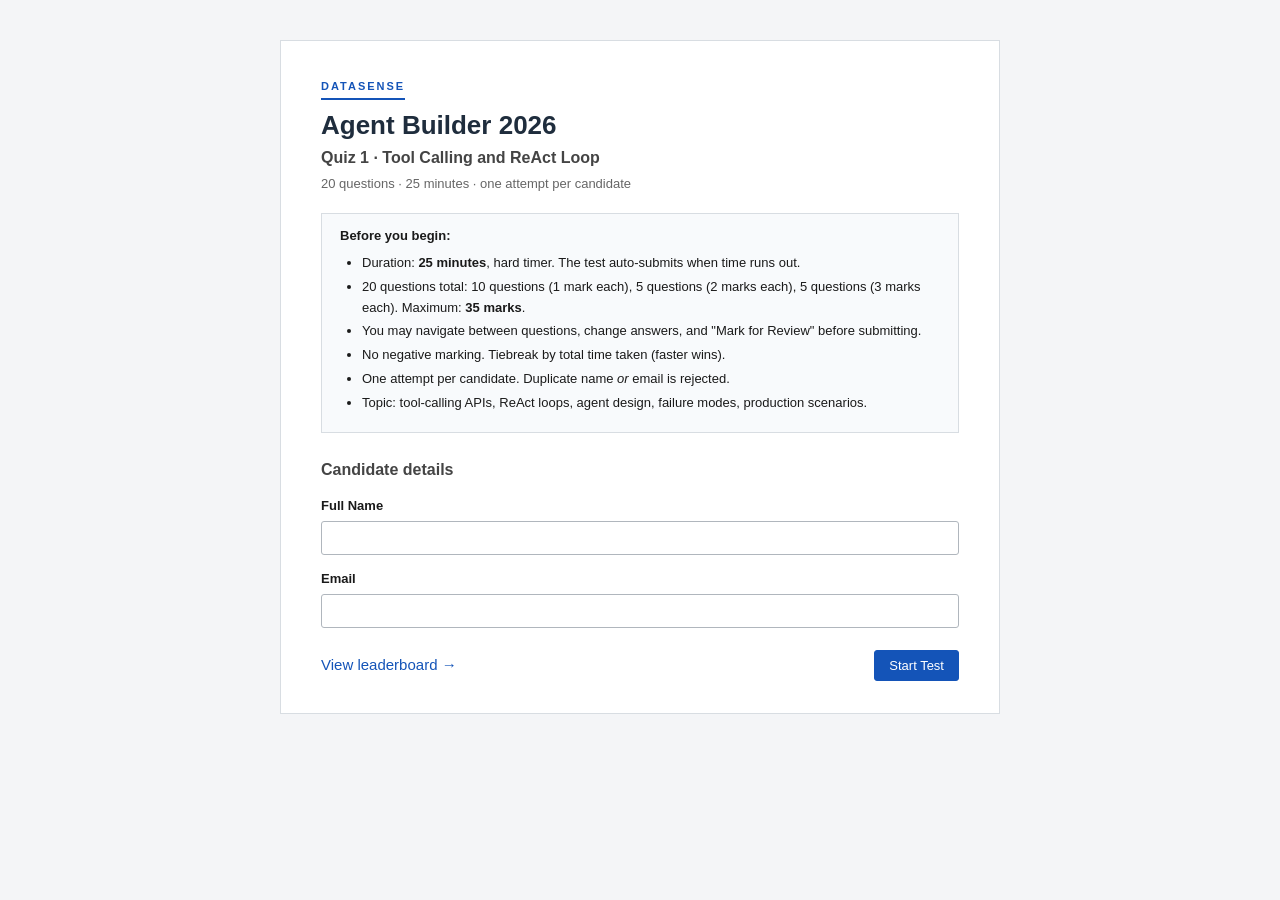
<file: static/index.html>
<!doctype html>
<html lang="en">
<head>
<meta charset="utf-8">
<title>DataSense Agent Builder 2026: Quiz 1</title>
<link rel="stylesheet" href="/static/style.css">
<meta name="viewport" content="width=device-width, initial-scale=1">
</head>
<body>

<div class="page">
    <div class="brand-mark">DataSense</div>
    <div class="brand-course">Agent Builder 2026</div>
    <div class="brand-quiz">Quiz 1 · Tool Calling and ReAct Loop</div>
    <div class="brand-meta">20 questions · 25 minutes · one attempt per candidate</div>

    <div class="rules">
        <strong>Before you begin:</strong>
        <ul>
            <li>Duration: <b>25 minutes</b>, hard timer. The test auto-submits when time runs out.</li>
            <li>20 questions total: 10 questions (1 mark each), 5 questions (2 marks each), 5 questions (3 marks each). Maximum: <b>35 marks</b>.</li>
            <li>You may navigate between questions, change answers, and "Mark for Review" before submitting.</li>
            <li>No negative marking. Tiebreak by total time taken (faster wins).</li>
            <li>One attempt per candidate. Duplicate name <em>or</em> email is rejected.</li>
            <li>Topic: tool-calling APIs, ReAct loops, agent design, failure modes, production scenarios.</li>
        </ul>
    </div>

    <h2>Candidate details</h2>
    <form id="start-form">
        <div class="form-row">
            <label for="name">Full Name</label>
            <input id="name" name="name" type="text" autocomplete="name" required minlength="2" maxlength="80">
        </div>
        <div class="form-row">
            <label for="email">Email</label>
            <input id="email" name="email" type="email" autocomplete="email" required maxlength="120">
        </div>

        <div id="error" class="error" style="display:none"></div>

        <div style="display: flex; justify-content: space-between; align-items: center; margin-top: 22px;">
            <a href="/leaderboard">View leaderboard →</a>
            <button class="primary" type="submit" id="start-btn">Start Test</button>
        </div>
    </form>
</div>

<script>
const form = document.getElementById("start-form");
const errBox = document.getElementById("error");
const btn = document.getElementById("start-btn");

form.addEventListener("submit", async (e) => {
    e.preventDefault();
    errBox.style.display = "none";
    btn.disabled = true;
    btn.textContent = "Starting…";

    const name = document.getElementById("name").value.trim();
    const email = document.getElementById("email").value.trim();

    try {
        const res = await fetch("/api/start", {
            method: "POST",
            headers: {"Content-Type": "application/json"},
            body: JSON.stringify({name, email}),
        });
        const data = await res.json();
        if (!res.ok) {
            const msg = data.detail || "Could not start test.";
            throw new Error(msg);
        }
        // stash payload for the test page (so we don't need to re-fetch)
        sessionStorage.setItem("attempt", JSON.stringify(data));
        window.location.href = `/test/${data.attempt_id}`;
    } catch (err) {
        errBox.textContent = err.message || String(err);
        errBox.style.display = "block";
        btn.disabled = false;
        btn.textContent = "Start Test";
    }
});
</script>

</body>
</html>
</file>
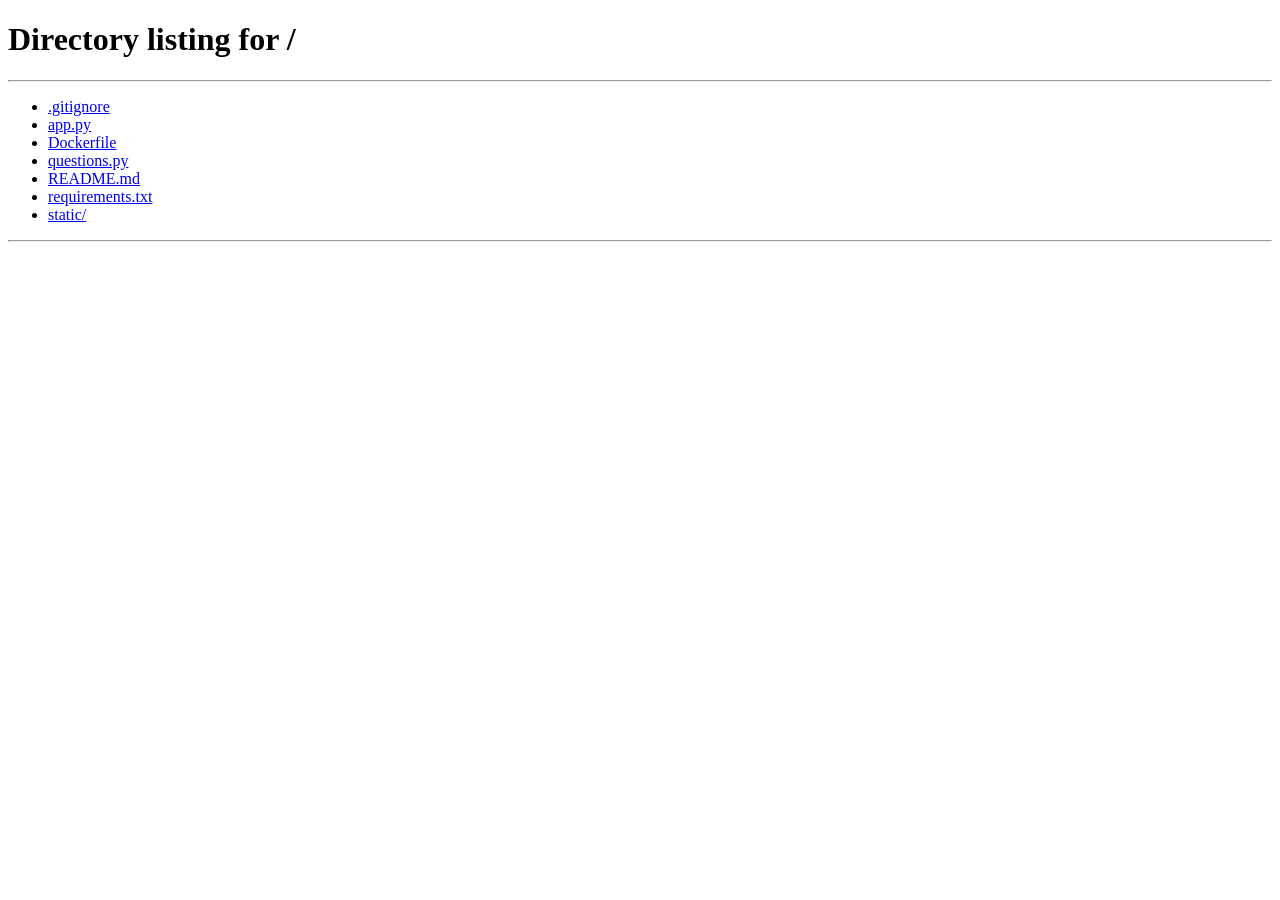
<file: static/test.html>
<!doctype html>
<html lang="en">
<head>
<meta charset="utf-8">
<title>DataSense Agent Builder 2026: Quiz 1</title>
<link rel="stylesheet" href="/static/style.css">
<meta name="viewport" content="width=device-width, initial-scale=1">
</head>
<body class="test-mode">

<div class="topbar">
    <div class="topbar-brand">
        <div class="brand-mark">DataSense</div>
        <div class="brand-line">Agent Builder 2026 · Quiz 1: Tool Calling &amp; ReAct Loop</div>
    </div>
    <div class="candidate" id="candidate-label">...</div>
    <div class="timer" id="timer">25:00</div>
</div>

<div class="testlayout">
    <main class="qpanel">
      <div class="qpanel-inner">
        <div class="qheader">
            <div class="qnum" id="qnum">Question 1 of 20</div>
            <div class="qmeta" id="qmeta">1 mark</div>
        </div>
        <div class="qstem" id="qstem"></div>
        <ul class="options" id="options"></ul>
      </div>
    </main>

    <aside class="palette">
        <h3>Question Palette</h3>
        <div class="legend">
            <div><span class="swatch sw-answered"></span> Answered</div>
            <div><span class="swatch sw-unanswered"></span> Not answered</div>
            <div><span class="swatch sw-marked"></span> Marked for review</div>
            <div><span class="swatch sw-current"></span> Current</div>
        </div>
        <div class="palette-grid" id="palette-grid"></div>
        <div class="summary" id="summary"></div>
    </aside>
</div>

<div class="footerbar">
    <div class="left">
        <button id="prev-btn">← Previous</button>
        <button id="mark-btn">Mark for Review</button>
        <button id="clear-btn">Clear Response</button>
    </div>
    <div class="right">
        <button id="next-btn" class="primary">Save &amp; Next →</button>
        <button id="submit-btn" class="danger">Submit Test</button>
    </div>
</div>

<!-- submit-confirm modal -->
<div class="modal-overlay" id="confirm-modal" style="display:none">
    <div class="modal">
        <h2>Submit Test?</h2>
        <p id="confirm-text"></p>
        <div class="actions">
            <button id="confirm-cancel">Cancel</button>
            <button id="confirm-yes" class="primary">Yes, Submit</button>
        </div>
    </div>
</div>

<script>
// -------------------------------------------------------------------------
// State

let attempt = null;        // {attempt_id, started_at, duration_sec, questions, name}
let answers = {};          // {qid: 'A'|'B'|'C'|'D'}
let marked = new Set();    // qids marked for review
let currentIdx = 0;
let submitting = false;
let timerHandle = null;

// -------------------------------------------------------------------------
// Init

(function init() {
    const stashed = sessionStorage.getItem("attempt");
    if (!stashed) {
        alert("No active test session. Returning to start page.");
        window.location.href = "/";
        return;
    }
    attempt = JSON.parse(stashed);
    document.getElementById("candidate-label").textContent = attempt.name;

    renderPalette();
    showQuestion(0);
    startTimer();
    bindButtons();

    // Warn before unload
    window.addEventListener("beforeunload", (e) => {
        if (!submitting) {
            e.preventDefault();
            e.returnValue = "";
        }
    });
})();

// -------------------------------------------------------------------------
// Timer

function startTimer() {
    const tick = () => {
        const elapsed = (Date.now() / 1000) - attempt.started_at;
        const remaining = Math.max(0, Math.floor(attempt.duration_sec - elapsed));
        const mm = String(Math.floor(remaining / 60)).padStart(2, "0");
        const ss = String(remaining % 60).padStart(2, "0");
        const t = document.getElementById("timer");
        t.textContent = `${mm}:${ss}`;
        t.classList.toggle("warning", remaining <= 120 && remaining > 30);
        t.classList.toggle("critical", remaining <= 30);
        if (remaining <= 0) {
            clearInterval(timerHandle);
            autoSubmit();
        }
    };
    tick();
    timerHandle = setInterval(tick, 1000);
}

// -------------------------------------------------------------------------
// Rendering

function showQuestion(idx) {
    if (idx < 0 || idx >= attempt.questions.length) return;
    currentIdx = idx;
    const q = attempt.questions[idx];

    document.getElementById("qnum").textContent = `Question ${idx + 1} of ${attempt.questions.length}`;
    const meta = document.getElementById("qmeta");
    meta.textContent = `${q.marks} mark${q.marks > 1 ? "s" : ""}`;
    meta.className = "qmeta";

    document.getElementById("qstem").innerHTML = q.stem_html;

    const ul = document.getElementById("options");
    ul.innerHTML = "";
    for (const opt of q.options) {
        const li = document.createElement("li");
        li.className = "option" + (answers[q.id] === opt.key ? " selected" : "");
        li.dataset.key = opt.key;
        li.innerHTML = `
            <input type="radio" name="q${q.id}" value="${opt.key}" ${answers[q.id] === opt.key ? "checked" : ""}>
            <span class="opt-key">${opt.key}.</span>
            <span class="opt-text">${opt.html}</span>
        `;
        li.addEventListener("click", () => selectOption(q.id, opt.key));
        ul.appendChild(li);
    }

    // mark button toggle label
    document.getElementById("mark-btn").textContent =
        marked.has(q.id) ? "Unmark Review" : "Mark for Review";

    // prev/next states
    document.getElementById("prev-btn").disabled = (idx === 0);
    const isLast = (idx === attempt.questions.length - 1);
    document.getElementById("next-btn").style.visibility = isLast ? "hidden" : "visible";

    renderPalette();
    updateSummary();
}

function selectOption(qid, key) {
    answers[qid] = key;
    // refresh option visual state
    document.querySelectorAll(".option").forEach(li => {
        li.classList.toggle("selected", li.dataset.key === key);
        const inp = li.querySelector("input");
        inp.checked = (li.dataset.key === key);
    });
    renderPalette();
    updateSummary();
}

function renderPalette() {
    const grid = document.getElementById("palette-grid");
    grid.innerHTML = "";
    attempt.questions.forEach((q, i) => {
        const cell = document.createElement("div");
        cell.className = "pcell";
        if (answers[q.id]) cell.classList.add("answered");
        if (marked.has(q.id)) cell.classList.add("marked");
        if (i === currentIdx) cell.classList.add("current");
        cell.textContent = (i + 1);
        cell.addEventListener("click", () => showQuestion(i));
        grid.appendChild(cell);
    });
}

function updateSummary() {
    const answered = Object.keys(answers).length;
    const total = attempt.questions.length;
    const markedN = marked.size;
    document.getElementById("summary").innerHTML = `
        <div><span>Answered</span><b>${answered} / ${total}</b></div>
        <div><span>Marked</span><b>${markedN}</b></div>
        <div><span>Not answered</span><b>${total - answered}</b></div>
    `;
}

// -------------------------------------------------------------------------
// Buttons

function bindButtons() {
    document.getElementById("prev-btn").addEventListener("click", () => showQuestion(currentIdx - 1));
    document.getElementById("next-btn").addEventListener("click", () => showQuestion(currentIdx + 1));
    document.getElementById("mark-btn").addEventListener("click", () => {
        const qid = attempt.questions[currentIdx].id;
        if (marked.has(qid)) marked.delete(qid); else marked.add(qid);
        showQuestion(currentIdx);
    });
    document.getElementById("clear-btn").addEventListener("click", () => {
        const qid = attempt.questions[currentIdx].id;
        delete answers[qid];
        showQuestion(currentIdx);
    });
    document.getElementById("submit-btn").addEventListener("click", openConfirm);

    document.getElementById("confirm-cancel").addEventListener("click", closeConfirm);
    document.getElementById("confirm-yes").addEventListener("click", submit);

    // keyboard: 1-4 for A-D, arrow keys for nav
    document.addEventListener("keydown", (e) => {
        if (e.target.tagName === "INPUT" || e.target.tagName === "TEXTAREA") return;
        const qid = attempt.questions[currentIdx].id;
        const map = { "1": "A", "2": "B", "3": "C", "4": "D",
                      "a": "A", "b": "B", "c": "C", "d": "D" };
        if (map[e.key.toLowerCase()]) {
            selectOption(qid, map[e.key.toLowerCase()]);
        } else if (e.key === "ArrowLeft") {
            showQuestion(currentIdx - 1);
        } else if (e.key === "ArrowRight") {
            showQuestion(currentIdx + 1);
        }
    });
}

// -------------------------------------------------------------------------
// Submit

function openConfirm() {
    const total = attempt.questions.length;
    const answered = Object.keys(answers).length;
    const unanswered = total - answered;
    document.getElementById("confirm-text").innerHTML =
        `You have answered <b>${answered}</b> of ${total}. ${unanswered} unanswered. ` +
        `Once submitted, you cannot change your answers. Continue?`;
    document.getElementById("confirm-modal").style.display = "flex";
}

function closeConfirm() {
    document.getElementById("confirm-modal").style.display = "none";
}

async function autoSubmit() {
    if (submitting) return;
    alert("Time's up. Submitting your test.");
    submit();
}

async function submit() {
    if (submitting) return;
    submitting = true;
    closeConfirm();
    document.getElementById("submit-btn").disabled = true;
    document.getElementById("submit-btn").textContent = "Submitting…";

    try {
        const payload = {
            attempt_id: attempt.attempt_id,
            answers: Object.fromEntries(Object.entries(answers).map(([k,v]) => [String(k), v])),
        };
        const res = await fetch("/api/submit", {
            method: "POST",
            headers: {"Content-Type": "application/json"},
            body: JSON.stringify(payload),
        });
        const data = await res.json();
        if (!res.ok) throw new Error(data.detail || "Submit failed");
        sessionStorage.removeItem("attempt");
        window.location.href = `/result/${attempt.attempt_id}`;
    } catch (err) {
        alert("Submit failed: " + (err.message || err));
        submitting = false;
        document.getElementById("submit-btn").disabled = false;
        document.getElementById("submit-btn").textContent = "Submit Test";
    }
}
</script>

</body>
</html>
</file>
<file: static/style.css>
/* ===========================================================
   DataSense Agent Builder 2026 — Quiz stylesheet
   Minimal, system fonts, high contrast. Print-friendly.
   =========================================================== */

/* Brand hierarchy: company / course / quiz */
.brand-mark {
    font-size: 11px;
    font-weight: 700;
    letter-spacing: 2px;
    color: #1454b8;
    text-transform: uppercase;
    border-bottom: 2px solid #1454b8;
    display: inline-block;
    padding-bottom: 2px;
    margin-bottom: 10px;
}
.brand-course {
    font-size: 26px;
    font-weight: 700;
    color: #1f2d3d;
    line-height: 1.2;
    margin: 0 0 4px 0;
}
.brand-quiz {
    font-size: 16px;
    font-weight: 600;
    color: #444;
    margin-bottom: 4px;
}
.brand-meta {
    font-size: 13px;
    color: #666;
    margin-bottom: 18px;
}

/* Topbar brand variant (compact, on dark) */
.topbar-brand {
    display: flex;
    align-items: baseline;
    gap: 14px;
}
.topbar-brand .brand-mark {
    color: #8fb6e8;
    border-bottom-color: #8fb6e8;
    margin: 0;
    padding-bottom: 1px;
    font-size: 10px;
}
.topbar-brand .brand-line {
    color: #fff;
    font-weight: 600;
    font-size: 14px;
}

/* Live indicator */
.live-pill {
    display: inline-flex;
    align-items: center;
    gap: 6px;
    background: #b8281a;
    color: #fff;
    font-size: 11px;
    font-weight: 700;
    letter-spacing: 1px;
    text-transform: uppercase;
    padding: 3px 10px;
    border-radius: 12px;
}
.live-pill::before {
    content: "";
    width: 7px; height: 7px;
    background: #fff;
    border-radius: 50%;
    animation: live-pulse 1.4s ease-in-out infinite;
}
@keyframes live-pulse {
    0%, 100% { opacity: 1; }
    50% { opacity: 0.35; }
}
.last-updated {
    font-size: 11px;
    color: #777;
    margin-left: 8px;
}

/* Projector view (full-screen leaderboard) */
body.projector {
    background: #0d1825;
    color: #f0f4f8;
    overflow: hidden;
}
.projector-page {
    padding: 32px 48px;
    height: 100vh;
    display: flex;
    flex-direction: column;
}
.projector-page h1 {
    font-size: 42px;
    margin: 0;
    color: #fff;
}
.projector-page .brand-course { color: #fff; font-size: 32px; }
.projector-page .brand-quiz { color: #b3c4d6; font-size: 20px; }
.projector-page .brand-mark { color: #8fb6e8; border-color: #8fb6e8; }
.projector-page .live-pill { font-size: 14px; padding: 6px 14px; }
.projector-page .last-updated { color: #b3c4d6; font-size: 14px; }
.projector-table {
    width: 100%;
    border-collapse: collapse;
    font-size: 22px;
    color: #f0f4f8;
    margin-top: 22px;
    flex: 1;
}
.projector-table thead th {
    background: #1f2d3d;
    color: #b3c4d6;
    font-size: 14px;
    letter-spacing: 1px;
    text-transform: uppercase;
    padding: 10px 18px;
    text-align: left;
    border-bottom: 2px solid #2d3f55;
}
.projector-table tbody td {
    padding: 12px 18px;
    border-bottom: 1px solid #1f2d3d;
}
.projector-table tbody tr.gold   { background: rgba(255, 215, 0, 0.12); }
.projector-table tbody tr.silver { background: rgba(192, 192, 192, 0.10); }
.projector-table tbody tr.bronze { background: rgba(205, 127, 50,  0.12); }
.projector-table tbody tr.flash  { background: rgba(70, 200, 100, 0.18); }
.projector-table .rank-cell {
    font-family: "SF Mono", "Monaco", "Consolas", monospace;
    font-weight: 700;
    width: 80px;
    text-align: center;
    font-size: 26px;
}
.projector-table .score-cell {
    font-family: "SF Mono", "Monaco", "Consolas", monospace;
    font-weight: 700;
    color: #4ade80;
}
.projector-empty {
    text-align: center;
    color: #b3c4d6;
    font-size: 22px;
    margin-top: 80px;
}

* { box-sizing: border-box; }

html, body {
    margin: 0;
    padding: 0;
    font-family: -apple-system, BlinkMacSystemFont, "Segoe UI", Roboto, Helvetica, Arial, sans-serif;
    background: #f4f5f7;
    color: #1a1a1a;
    font-size: 15px;
    line-height: 1.6;
}

a { color: #1454b8; text-decoration: none; }
a:hover { text-decoration: underline; }

button {
    font-family: inherit;
    font-size: 13px;
    cursor: pointer;
    border: 1px solid #b0b6bd;
    background: #fff;
    color: #1a1a1a;
    padding: 7px 14px;
    border-radius: 3px;
}
button:hover:not(:disabled) { background: #eef2f7; }
button:disabled { opacity: 0.5; cursor: not-allowed; }
button.primary {
    background: #1454b8;
    color: #fff;
    border-color: #1454b8;
}
button.primary:hover:not(:disabled) { background: #0f4498; }
button.danger {
    background: #b8281a;
    color: #fff;
    border-color: #b8281a;
}
button.danger:hover:not(:disabled) { background: #931f14; }

/* ---------------- landing / generic page ---------------- */

.page {
    max-width: 720px;
    margin: 40px auto;
    background: #fff;
    border: 1px solid #d8dde2;
    padding: 32px 40px;
}

.page h1 { font-size: 22px; margin: 0 0 6px 0; }
.page h2 { font-size: 16px; margin: 24px 0 8px 0; color: #444; }
.page p  { margin: 8px 0; }
.page .subtitle { color: #555; font-size: 13px; margin-bottom: 24px; }
.page table { width: 100%; border-collapse: collapse; margin: 12px 0; }
.page table th, .page table td {
    border: 1px solid #d8dde2;
    padding: 6px 10px;
    text-align: left;
}
.page table th { background: #f0f3f6; }

.form-row { margin: 14px 0; }
.form-row label { display: block; font-weight: 600; margin-bottom: 4px; font-size: 13px; }
.form-row input {
    width: 100%;
    padding: 8px 10px;
    border: 1px solid #b0b6bd;
    border-radius: 3px;
    font-size: 14px;
    font-family: inherit;
}
.form-row input:focus { outline: 2px solid #1454b8; border-color: #1454b8; }

.error {
    background: #fde8e6;
    border: 1px solid #b8281a;
    color: #7a1a11;
    padding: 8px 12px;
    margin: 12px 0;
    border-radius: 3px;
    font-size: 13px;
}

.notice {
    background: #fff7e0;
    border: 1px solid #d6a300;
    color: #5a4500;
    padding: 8px 12px;
    margin: 12px 0;
    border-radius: 3px;
    font-size: 13px;
}

.rules {
    background: #f8fafc;
    border: 1px solid #d8dde2;
    padding: 12px 18px;
    margin: 16px 0;
    font-size: 13px;
}
.rules ul { margin: 6px 0; padding-left: 22px; }
.rules li { margin: 3px 0; }

/* ---------------- test page ---------------- */

body.test-mode {
    background: #e9ecef;
    overflow: hidden;
}

.topbar {
    display: flex;
    align-items: center;
    justify-content: space-between;
    background: #1f2d3d;
    color: #fff;
    padding: 0 18px;
    height: 48px;
}
.topbar .title { font-weight: 600; font-size: 14px; }
.topbar .candidate { font-size: 13px; color: #c8d2dc; }
.topbar .timer {
    font-family: "SF Mono", "Monaco", "Consolas", monospace;
    font-size: 18px;
    font-weight: 600;
    background: #fff;
    color: #1f2d3d;
    padding: 6px 14px;
    border-radius: 3px;
    min-width: 90px;
    text-align: center;
}
.topbar .timer.warning { background: #fff7e0; color: #5a4500; }
.topbar .timer.critical { background: #fde8e6; color: #7a1a11; }

.testlayout {
    display: grid;
    grid-template-columns: 1fr 240px;
    height: calc(100vh - 48px - 56px);
}

.qpanel {
    background: #fff;
    overflow-y: auto;
    border-right: 1px solid #d8dde2;
    padding: 28px 56px;
}
.qpanel-inner {
    max-width: 980px;
    margin: 0 auto;
}

.qheader {
    display: flex;
    align-items: center;
    justify-content: space-between;
    border-bottom: 1px solid #e1e5ea;
    padding-bottom: 8px;
    margin-bottom: 16px;
}
.qheader .qnum { font-weight: 600; font-size: 15px; }
.qheader .qmeta {
    font-size: 12px;
    color: #555;
    background: #f0f3f6;
    padding: 3px 8px;
    border-radius: 3px;
}
.qheader .qmeta.easy     { background: #e0f0e0; color: #1a5a1a; }
.qheader .qmeta.medium   { background: #fff7e0; color: #5a4500; }
.qheader .qmeta.hard     { background: #ffe0d6; color: #7a3300; }
.qheader .qmeta.extreme  { background: #ffd6d6; color: #7a1a11; }

.qstem { font-size: 15.5px; }
.qstem p   { margin: 8px 0; }
.qstem pre {
    background: #f4f6f8;
    border: 1px solid #d8dde2;
    padding: 10px 14px;
    margin: 10px 0;
    font-family: "SF Mono", "Monaco", "Consolas", monospace;
    font-size: 13px;
    line-height: 1.5;
    white-space: pre-wrap;
    word-break: break-word;
    overflow-x: auto;
}
.qstem code {
    background: #f0f3f6;
    padding: 1px 5px;
    border-radius: 2px;
    font-family: "SF Mono", "Monaco", "Consolas", monospace;
    font-size: 13px;
}
.qstem pre code { background: transparent; padding: 0; }
.qstem table { border-collapse: collapse; margin: 12px 0; }
.qstem table th, .qstem table td {
    border: 1px solid #d8dde2;
    padding: 6px 12px;
}
.qstem table th { background: #f0f3f6; }

.options {
    margin-top: 20px;
    list-style: none;
    padding: 0;
}
.option {
    display: flex;
    align-items: flex-start;
    border: 1px solid #d8dde2;
    background: #fff;
    padding: 12px 16px;
    margin-bottom: 10px;
    cursor: pointer;
    border-radius: 3px;
    font-size: 15px;
    line-height: 1.55;
}
.option:hover { background: #f8fafc; }
.option.selected {
    border-color: #1454b8;
    background: #eef4fc;
}
.option input[type=radio] {
    margin: 4px 12px 0 0;
    flex-shrink: 0;
}
.option .opt-key {
    font-weight: 600;
    margin-right: 8px;
    flex-shrink: 0;
}
.option .opt-text { flex: 1; }
.option code {
    background: #f0f3f6;
    padding: 1px 5px;
    border-radius: 2px;
    font-family: "SF Mono", "Monaco", "Consolas", monospace;
    font-size: 13px;
}

/* ---------------- palette ---------------- */

.palette {
    background: #f8fafc;
    overflow-y: auto;
    padding: 14px 16px;
}
.palette h3 {
    font-size: 13px;
    margin: 4px 0 10px 0;
    color: #444;
    text-transform: uppercase;
    letter-spacing: 0.5px;
}
.palette .legend {
    font-size: 11px;
    color: #555;
    margin-bottom: 12px;
    line-height: 1.7;
}
.palette .legend .swatch {
    display: inline-block;
    width: 12px;
    height: 12px;
    margin-right: 5px;
    vertical-align: middle;
    border: 1px solid #b0b6bd;
}
.palette .legend .sw-answered  { background: #4a8f43; border-color: #4a8f43; }
.palette .legend .sw-unanswered{ background: #fff; }
.palette .legend .sw-marked    { background: #b8481a; border-color: #b8481a; }
.palette .legend .sw-current   { background: #1454b8; border-color: #1454b8; }

.palette-grid {
    display: grid;
    grid-template-columns: repeat(5, 1fr);
    gap: 6px;
}
.palette-grid .pcell {
    height: 34px;
    border: 1px solid #b0b6bd;
    background: #fff;
    color: #1a1a1a;
    font-size: 13px;
    font-weight: 600;
    cursor: pointer;
    display: flex;
    align-items: center;
    justify-content: center;
    border-radius: 3px;
}
.palette-grid .pcell.answered  { background: #4a8f43; color: #fff; border-color: #4a8f43; }
.palette-grid .pcell.marked    { background: #b8481a; color: #fff; border-color: #b8481a; }
.palette-grid .pcell.current   { outline: 3px solid #1454b8; outline-offset: -1px; }

.palette .summary {
    margin-top: 18px;
    font-size: 12px;
    color: #444;
    border-top: 1px solid #d8dde2;
    padding-top: 10px;
}
.palette .summary div { display: flex; justify-content: space-between; margin: 2px 0; }

/* ---------------- footer ---------------- */

.footerbar {
    background: #fff;
    border-top: 1px solid #d8dde2;
    height: 56px;
    padding: 0 18px;
    display: flex;
    align-items: center;
    justify-content: space-between;
}
.footerbar .left, .footerbar .right { display: flex; gap: 8px; }

/* ---------------- result page ---------------- */

.scorecard {
    display: grid;
    grid-template-columns: repeat(4, 1fr);
    gap: 12px;
    margin: 18px 0;
}
.scorecard .stat {
    background: #f8fafc;
    border: 1px solid #d8dde2;
    padding: 14px;
    text-align: center;
    border-radius: 3px;
}
.scorecard .stat .label {
    font-size: 11px;
    text-transform: uppercase;
    letter-spacing: 0.5px;
    color: #666;
}
.scorecard .stat .value {
    font-size: 22px;
    font-weight: 700;
    color: #1f2d3d;
    margin-top: 4px;
}

.qresult {
    border: 1px solid #d8dde2;
    background: #fff;
    margin: 14px 0;
    padding: 16px 22px;
}
.qresult .qhead {
    display: flex;
    justify-content: space-between;
    align-items: center;
    margin-bottom: 8px;
}
.qresult .qhead .label { font-weight: 600; }
.qresult .qhead .verdict { font-weight: 600; font-size: 13px; }
.qresult.correct .verdict { color: #1a5a1a; }
.qresult.wrong   .verdict { color: #7a1a11; }
.qresult.skipped .verdict { color: #5a4500; }
.qresult .stem { margin-bottom: 8px; }
.qresult .stem pre {
    background: #f4f6f8;
    border: 1px solid #d8dde2;
    padding: 8px 12px;
    font-family: "SF Mono", "Monaco", "Consolas", monospace;
    font-size: 12px;
    white-space: pre-wrap;
}
.qresult .stem code {
    background: #f0f3f6;
    padding: 1px 5px;
    font-family: "SF Mono", "Monaco", "Consolas", monospace;
    font-size: 12.5px;
}
.qresult .opt {
    padding: 6px 10px;
    margin: 3px 0;
    border: 1px solid #d8dde2;
    border-radius: 3px;
    font-size: 13px;
}
.qresult .opt.correct  { border-color: #4a8f43; background: #e9f5e7; }
.qresult .opt.chosen-wrong { border-color: #b8281a; background: #fde8e6; }
.qresult .explanation {
    margin-top: 8px;
    padding: 10px 14px;
    background: #f0f3f6;
    border-left: 3px solid #1454b8;
    font-size: 13px;
}
.qresult .explanation .label {
    font-weight: 600;
    color: #1454b8;
    margin-right: 6px;
}

/* ---------------- enhanced marksheet ---------------- */

.badge {
    display: inline-flex;
    align-items: center;
    gap: 8px;
    padding: 8px 16px;
    font-weight: 700;
    font-size: 13px;
    letter-spacing: 0.5px;
    text-transform: uppercase;
    border-radius: 4px;
    margin: 6px 0;
}
.badge.gold   { background: #fff3c4; border: 1px solid #d6a300; color: #5a4500; }
.badge.silver { background: #eef0f3; border: 1px solid #aab2bd; color: #41494f; }
.badge.bronze { background: #fdebd9; border: 1px solid #c98750; color: #6a3a18; }
.badge::before { content: "★"; font-size: 16px; }

.tier-section {
    background: #f8fafc;
    border: 1px solid #d8dde2;
    padding: 16px 22px;
    margin: 18px 0;
    border-radius: 4px;
}
.tier-section h3 {
    font-size: 13px;
    text-transform: uppercase;
    letter-spacing: 0.5px;
    color: #444;
    margin: 0 0 10px 0;
}
.tier-row {
    display: grid;
    grid-template-columns: 130px 1fr 110px;
    align-items: center;
    gap: 14px;
    margin: 8px 0;
    font-size: 13px;
}
.tier-row .tier-label { color: #444; }
.tier-row .tier-bar {
    background: #e1e5ea;
    height: 16px;
    border-radius: 2px;
    overflow: hidden;
}
.tier-row .tier-fill {
    height: 100%;
    background: #4a8f43;
    transition: width 0.4s ease;
}
.tier-row .tier-fill.low  { background: #b8281a; }
.tier-row .tier-fill.mid  { background: #d6a300; }
.tier-row .tier-stat {
    text-align: right;
    font-family: "SF Mono", "Monaco", "Consolas", monospace;
    font-weight: 600;
    color: #1f2d3d;
}

.class-context {
    background: #eef4fc;
    border: 1px solid #b6cce8;
    padding: 14px 22px;
    margin: 18px 0;
    border-radius: 4px;
}
.class-context h3 {
    font-size: 13px;
    text-transform: uppercase;
    letter-spacing: 0.5px;
    color: #1454b8;
    margin: 0 0 8px 0;
}
.class-context .ctx-row {
    display: flex;
    justify-content: space-between;
    align-items: baseline;
    margin: 4px 0;
    font-size: 13px;
}
.class-context .ctx-row .delta {
    font-family: "SF Mono", "Monaco", "Consolas", monospace;
    font-weight: 700;
    margin-left: 8px;
}
.class-context .delta.positive { color: #1a5a1a; }
.class-context .delta.negative { color: #7a1a11; }

.filter-bar {
    display: flex;
    align-items: center;
    gap: 8px;
    margin: 14px 0;
    padding: 10px 14px;
    background: #f8fafc;
    border: 1px solid #d8dde2;
    border-radius: 3px;
    font-size: 13px;
}
.filter-bar .filter-label {
    color: #555;
    font-weight: 600;
    margin-right: 4px;
}
.filter-bar button {
    padding: 5px 12px;
    font-size: 12px;
}
.filter-bar button.active {
    background: #1454b8;
    color: #fff;
    border-color: #1454b8;
}
.filter-bar .spacer { flex: 1; }

.action-row {
    display: flex;
    gap: 10px;
    flex-wrap: wrap;
    margin: 16px 0;
}

.qresult.hidden { display: none; }

.share-toast {
    position: fixed;
    bottom: 24px;
    left: 50%;
    transform: translateX(-50%);
    background: #1f2d3d;
    color: #fff;
    padding: 10px 20px;
    border-radius: 4px;
    font-size: 13px;
    box-shadow: 0 4px 12px rgba(0,0,0,0.2);
    opacity: 0;
    pointer-events: none;
    transition: opacity 0.2s ease;
    z-index: 2000;
}
.share-toast.show { opacity: 1; }

/* ---------------- test mode banner ---------------- */

.test-banner {
    background: #fff7d6;
    border: 2px solid #d6a300;
    color: #5a4500;
    padding: 12px 18px;
    margin: 14px 0;
    border-radius: 4px;
    display: flex;
    align-items: center;
    gap: 12px;
    font-size: 13px;
    font-weight: 500;
}
.test-banner .badge-test {
    background: #d6a300;
    color: #fff;
    font-size: 11px;
    font-weight: 700;
    letter-spacing: 1px;
    text-transform: uppercase;
    padding: 3px 10px;
    border-radius: 3px;
    flex-shrink: 0;
}
.test-banner .spacer { flex: 1; }

/* ---------------- mini live leaderboard on marksheet ---------------- */

.mini-lb {
    background: #f8fafc;
    border: 1px solid #d8dde2;
    border-radius: 4px;
    padding: 14px 18px;
    margin: 24px 0;
}
.mini-lb h3 {
    display: flex;
    align-items: center;
    gap: 10px;
    font-size: 13px;
    text-transform: uppercase;
    letter-spacing: 0.5px;
    color: #444;
    margin: 0 0 12px 0;
}
.mini-lb h3 .last-updated {
    margin-left: auto;
    font-size: 11px;
    text-transform: none;
    letter-spacing: 0;
    color: #777;
    font-weight: normal;
}
.mini-lb table {
    width: 100%;
    border-collapse: collapse;
    font-size: 13px;
}
.mini-lb th {
    text-align: left;
    padding: 6px 10px;
    font-size: 11px;
    text-transform: uppercase;
    letter-spacing: 0.5px;
    color: #777;
    border-bottom: 1px solid #d8dde2;
    font-weight: 600;
}
.mini-lb td {
    padding: 7px 10px;
    border-bottom: 1px solid #e1e5ea;
}
.mini-lb tr:last-child td { border-bottom: none; }
.mini-lb tr.you td {
    background: #eef4fc;
    font-weight: 600;
    color: #1454b8;
}
.mini-lb tr.you td:first-child {
    box-shadow: inset 3px 0 0 #1454b8;
}
.mini-lb .rank-cell {
    font-family: "SF Mono", "Monaco", "Consolas", monospace;
    font-weight: 600;
    width: 50px;
}
.mini-lb .score-cell, .mini-lb .time-cell {
    font-family: "SF Mono", "Monaco", "Consolas", monospace;
    font-weight: 600;
    text-align: right;
    width: 90px;
}
.mini-lb .ellipsis-row td {
    text-align: center;
    color: #999;
    padding: 4px;
    border: none;
}
.mini-lb .empty-state {
    color: #999;
    text-align: center;
    padding: 14px;
    font-size: 13px;
}

/* ---------------- print rules ---------------- */
@media print {
    body { background: #fff; }
    .page { max-width: none; margin: 0; padding: 12px; border: none; }
    .action-row, .filter-bar, .share-toast { display: none !important; }
    .qresult { page-break-inside: avoid; box-shadow: none; }
    .scorecard, .tier-section, .class-context {
        page-break-inside: avoid;
        box-shadow: none;
    }
    a { color: #1a1a1a; text-decoration: none; }
    .badge { border: 1px solid #444 !important; }
}

/* ---------------- leaderboard ---------------- */

.lb-table {
    width: 100%;
    border-collapse: collapse;
    background: #fff;
    border: 1px solid #d8dde2;
}
.lb-table th, .lb-table td {
    border-bottom: 1px solid #e1e5ea;
    padding: 9px 14px;
    text-align: left;
    font-size: 13px;
}
.lb-table th {
    background: #f0f3f6;
    font-weight: 600;
    font-size: 12px;
    text-transform: uppercase;
    letter-spacing: 0.5px;
    color: #555;
}
.lb-table tr.top1 td { background: #fff8d6; font-weight: 600; }
.lb-table tr.top2 td { background: #f0f3f6; }
.lb-table tr.top3 td { background: #fcecde; }
.lb-table .rank-cell {
    font-weight: 700;
    font-family: "SF Mono", "Monaco", "Consolas", monospace;
    width: 60px;
    text-align: center;
}
.lb-table .score-cell {
    font-family: "SF Mono", "Monaco", "Consolas", monospace;
    font-weight: 600;
}

/* ---------------- modal ---------------- */

.modal-overlay {
    position: fixed;
    inset: 0;
    background: rgba(0,0,0,0.5);
    display: flex;
    align-items: center;
    justify-content: center;
    z-index: 1000;
}
.modal {
    background: #fff;
    border: 1px solid #1f2d3d;
    width: 460px;
    padding: 24px 28px;
}
.modal h2 { margin-top: 0; font-size: 18px; }
.modal .actions {
    display: flex;
    gap: 10px;
    justify-content: flex-end;
    margin-top: 18px;
}

/* ---------------- responsive guard rails ---------------- */

@media (max-width: 900px) {
    .testlayout {
        grid-template-columns: 1fr;
    }
    .palette { display: none; }
    .qpanel { border-right: none; }
}
</file>
